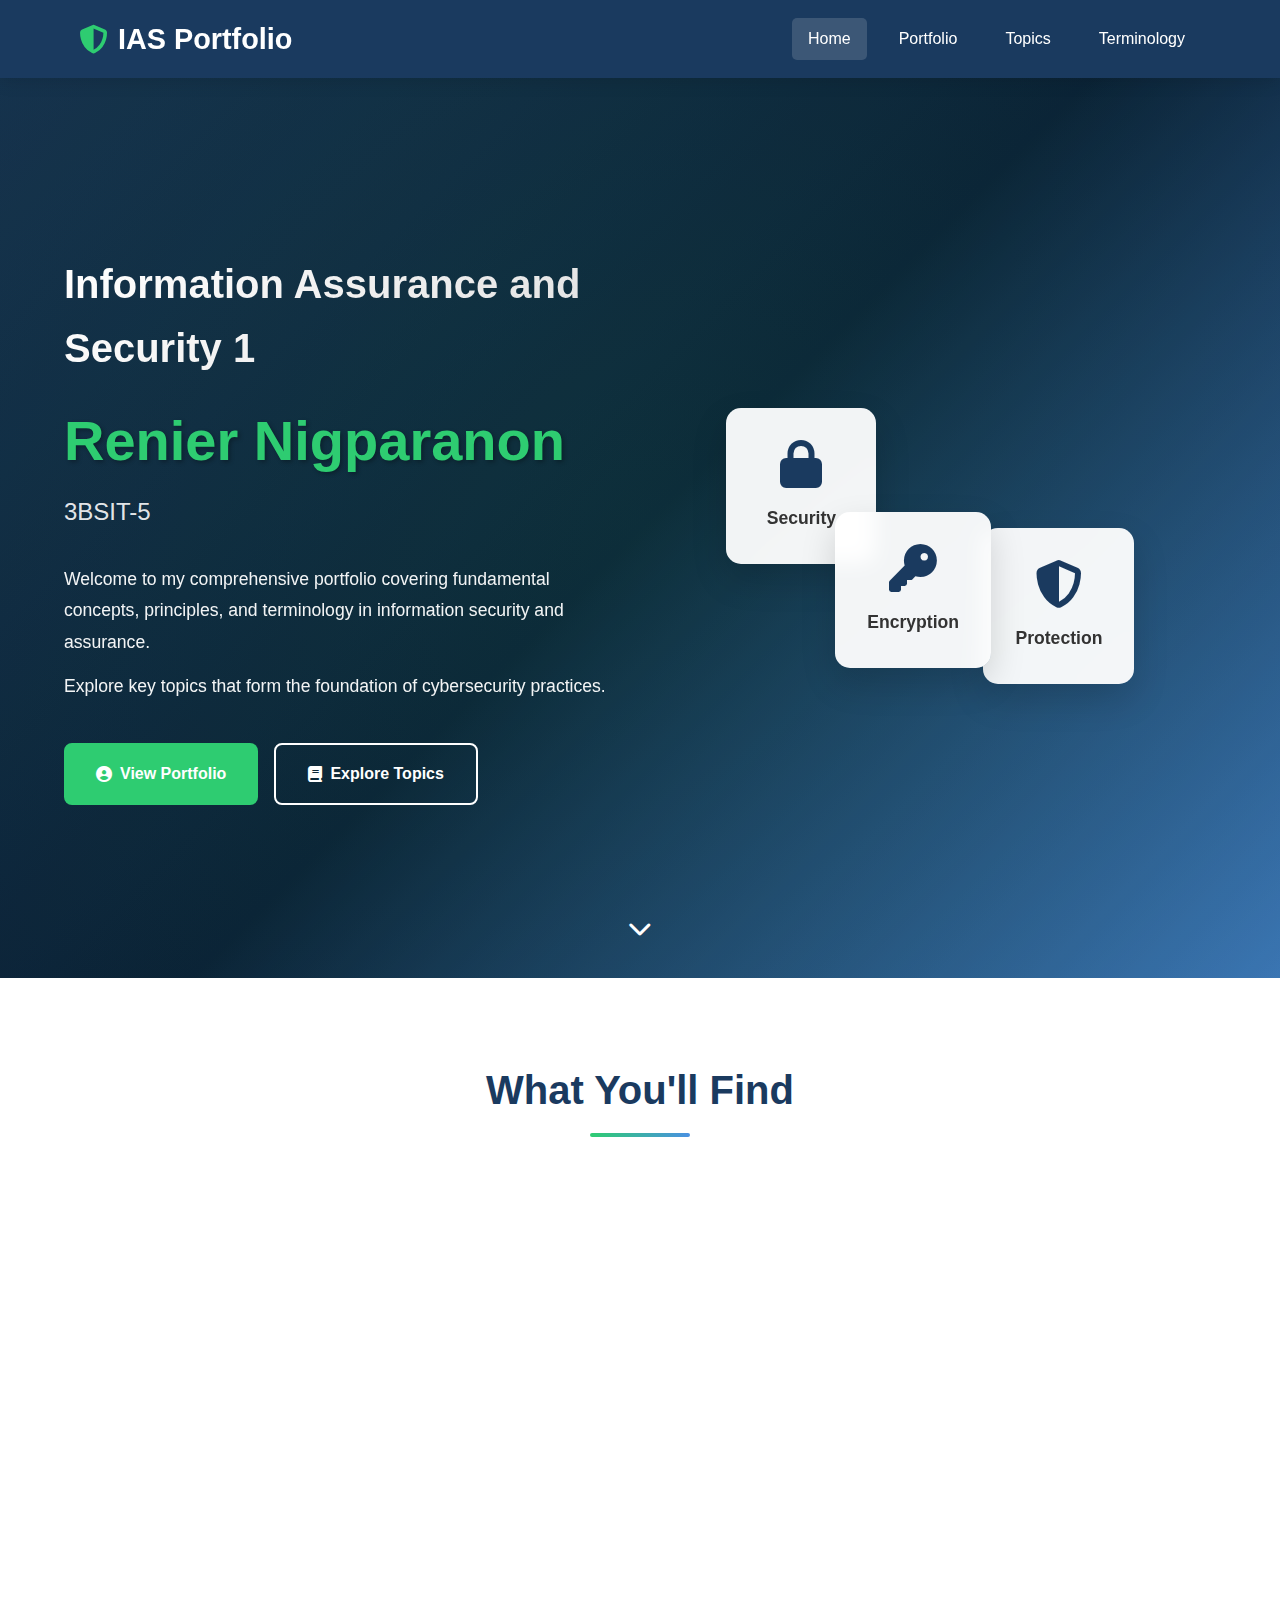
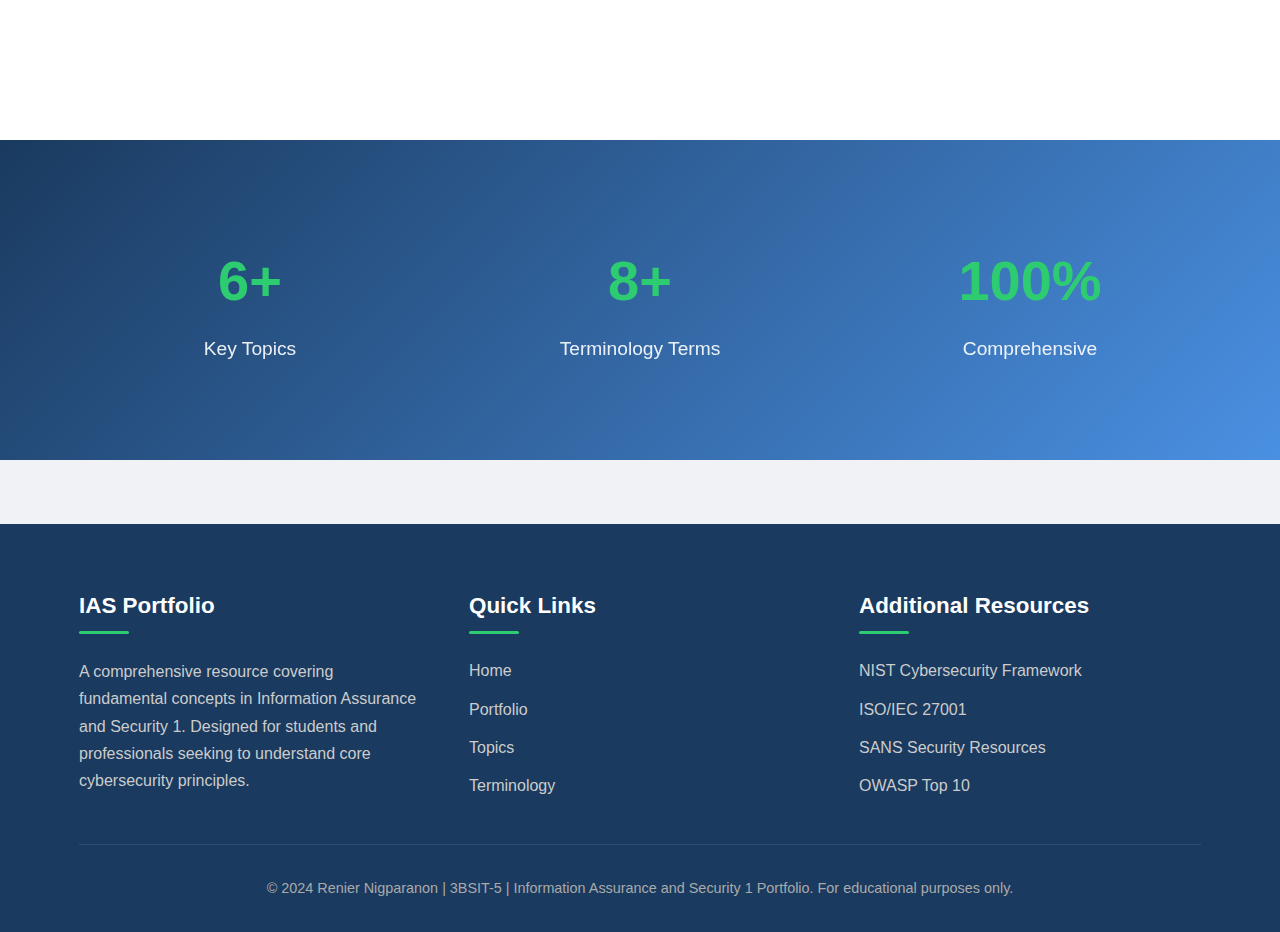
<file: index.html>
<!DOCTYPE html>
<html lang="en">
<head>
    <meta charset="UTF-8">
    <meta name="viewport" content="width=device-width, initial-scale=1.0">
    <title>Renier Nigparanon | Information Assurance and Security 1</title>
    <link rel="stylesheet" href="https://cdnjs.cloudflare.com/ajax/libs/font-awesome/6.4.0/css/all.min.css">
    <link rel="stylesheet" href="styles.css">
</head>
<body>
    <!-- Header -->
    <header>
        <div class="container header-container">
            <div class="logo">
                <i class="fas fa-shield-alt"></i>
                <span>IAS Portfolio</span>
            </div>
            <button class="mobile-menu-btn" id="mobileMenuBtn">
                <i class="fas fa-bars"></i>
            </button>
            <nav id="mainNav">
                <ul>
                    <li><a href="index.html" class="active">Home</a></li>
                    <li><a href="portfolio.html">Portfolio</a></li>
                    <li><a href="topics.html">Topics</a></li>
                    <li><a href="terminology.html">Terminology</a></li>
                </ul>
            </nav>
        </div>
    </header>

    <!-- Hero Section -->
    <section class="hero" id="home">
        <div class="hero-background">
            <div class="hero-overlay"></div>
        </div>
        <div class="container hero-content">
            <div class="hero-text">
                <h1 class="hero-title">Information Assurance and Security 1</h1>
                <h2 class="hero-name">Renier Nigparanon</h2>
                <p class="hero-section">3BSIT-5</p>
                <div class="hero-description">
                    <p>Welcome to my comprehensive portfolio covering fundamental concepts, principles, and terminology in information security and assurance.</p>
                    <p>Explore key topics that form the foundation of cybersecurity practices.</p>
                </div>
                <div class="hero-btns">
                    <a href="portfolio.html" class="btn btn-primary">
                        <i class="fas fa-user-circle"></i> View Portfolio
                    </a>
                    <a href="topics.html" class="btn btn-outline">
                        <i class="fas fa-book"></i> Explore Topics
                    </a>
                </div>
            </div>
            <div class="hero-visual">
                <div class="floating-card card-1">
                    <i class="fas fa-lock"></i>
                    <span>Security</span>
                </div>
                <div class="floating-card card-2">
                    <i class="fas fa-shield-alt"></i>
                    <span>Protection</span>
                </div>
                <div class="floating-card card-3">
                    <i class="fas fa-key"></i>
                    <span>Encryption</span>
                </div>
            </div>
        </div>
        <div class="scroll-indicator">
            <i class="fas fa-chevron-down"></i>
        </div>
    </section>

    <!-- Features Section -->
    <section class="features-section">
        <div class="container">
            <h2 class="section-title">What You'll Find</h2>
            <div class="features-grid">
                <div class="feature-card">
                    <div class="feature-icon">
                        <i class="fas fa-briefcase"></i>
                    </div>
                    <h3>Portfolio</h3>
                    <p>View my professional resume and portfolio showcasing my skills and experience in Information Assurance and Security.</p>
                    <a href="portfolio.html" class="feature-link">View Portfolio <i class="fas fa-arrow-right"></i></a>
                </div>

                <div class="feature-card">
                    <div class="feature-icon">
                        <i class="fas fa-lightbulb"></i>
                    </div>
                    <h3>Key Topics</h3>
                    <p>Explore comprehensive coverage of fundamental information security topics including CIA Triad, Authentication, Risk Management, and more.</p>
                    <a href="topics.html" class="feature-link">Explore Topics <i class="fas fa-arrow-right"></i></a>
                </div>

                <div class="feature-card">
                    <div class="feature-icon">
                        <i class="fas fa-book"></i>
                    </div>
                    <h3>Terminology</h3>
                    <p>Learn essential information security terminology with detailed definitions and explanations of key concepts.</p>
                    <a href="terminology.html" class="feature-link">View Terminology <i class="fas fa-arrow-right"></i></a>
                </div>
            </div>
        </div>
    </section>

    <!-- Quick Stats -->
    <section class="stats-section">
        <div class="container">
            <div class="stats-grid">
                <div class="stat-item">
                    <div class="stat-number">6+</div>
                    <div class="stat-label">Key Topics</div>
                </div>
                <div class="stat-item">
                    <div class="stat-number">8+</div>
                    <div class="stat-label">Terminology Terms</div>
                </div>
                <div class="stat-item">
                    <div class="stat-number">100%</div>
                    <div class="stat-label">Comprehensive</div>
                </div>
            </div>
        </div>
    </section>

    <!-- Footer -->
    <footer>
        <div class="container">
            <div class="footer-content">
                <div class="footer-column">
                    <h3>IAS Portfolio</h3>
                    <p>A comprehensive resource covering fundamental concepts in Information Assurance and Security 1. Designed for students and professionals seeking to understand core cybersecurity principles.</p>
                </div>

                <div class="footer-column">
                    <h3>Quick Links</h3>
                    <ul class="footer-links">
                        <li><a href="index.html">Home</a></li>
                        <li><a href="portfolio.html">Portfolio</a></li>
                        <li><a href="topics.html">Topics</a></li>
                        <li><a href="terminology.html">Terminology</a></li>
                    </ul>
                </div>

                <div class="footer-column">
                    <h3>Additional Resources</h3>
                    <ul class="footer-links">
                        <li><a href="https://www.nist.gov/cybersecurity" target="_blank">NIST Cybersecurity Framework</a></li>
                        <li><a href="https://www.iso.org/isoiec-27001-information-security.html" target="_blank">ISO/IEC 27001</a></li>
                        <li><a href="https://www.sans.org/security-resources/" target="_blank">SANS Security Resources</a></li>
                        <li><a href="https://owasp.org/www-project-top-ten/" target="_blank">OWASP Top 10</a></li>
                    </ul>
                </div>
            </div>

            <div class="copyright">
                <p>&copy; 2024 Renier Nigparanon | 3BSIT-5 | Information Assurance and Security 1 Portfolio. For educational purposes only.</p>
            </div>
        </div>
    </footer>

    <script src="script.js"></script>
</body>
</html>
</file>
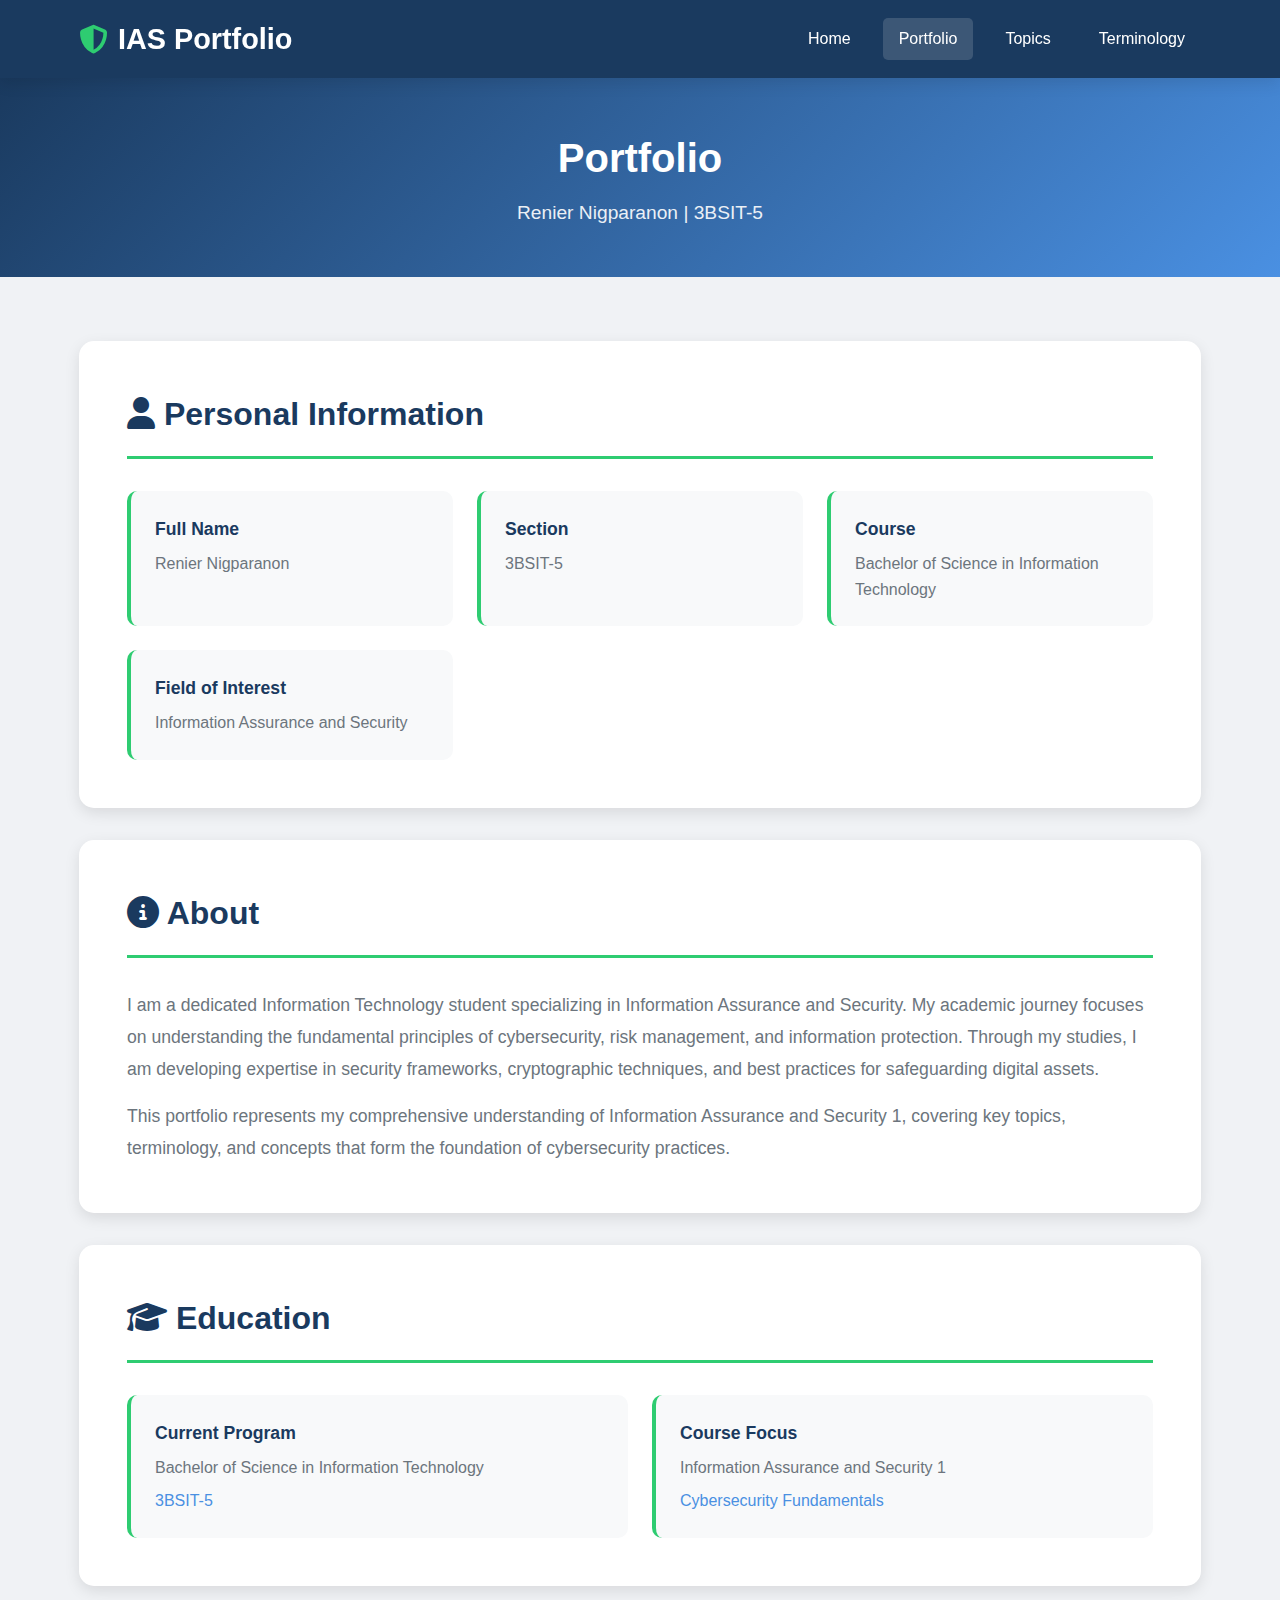
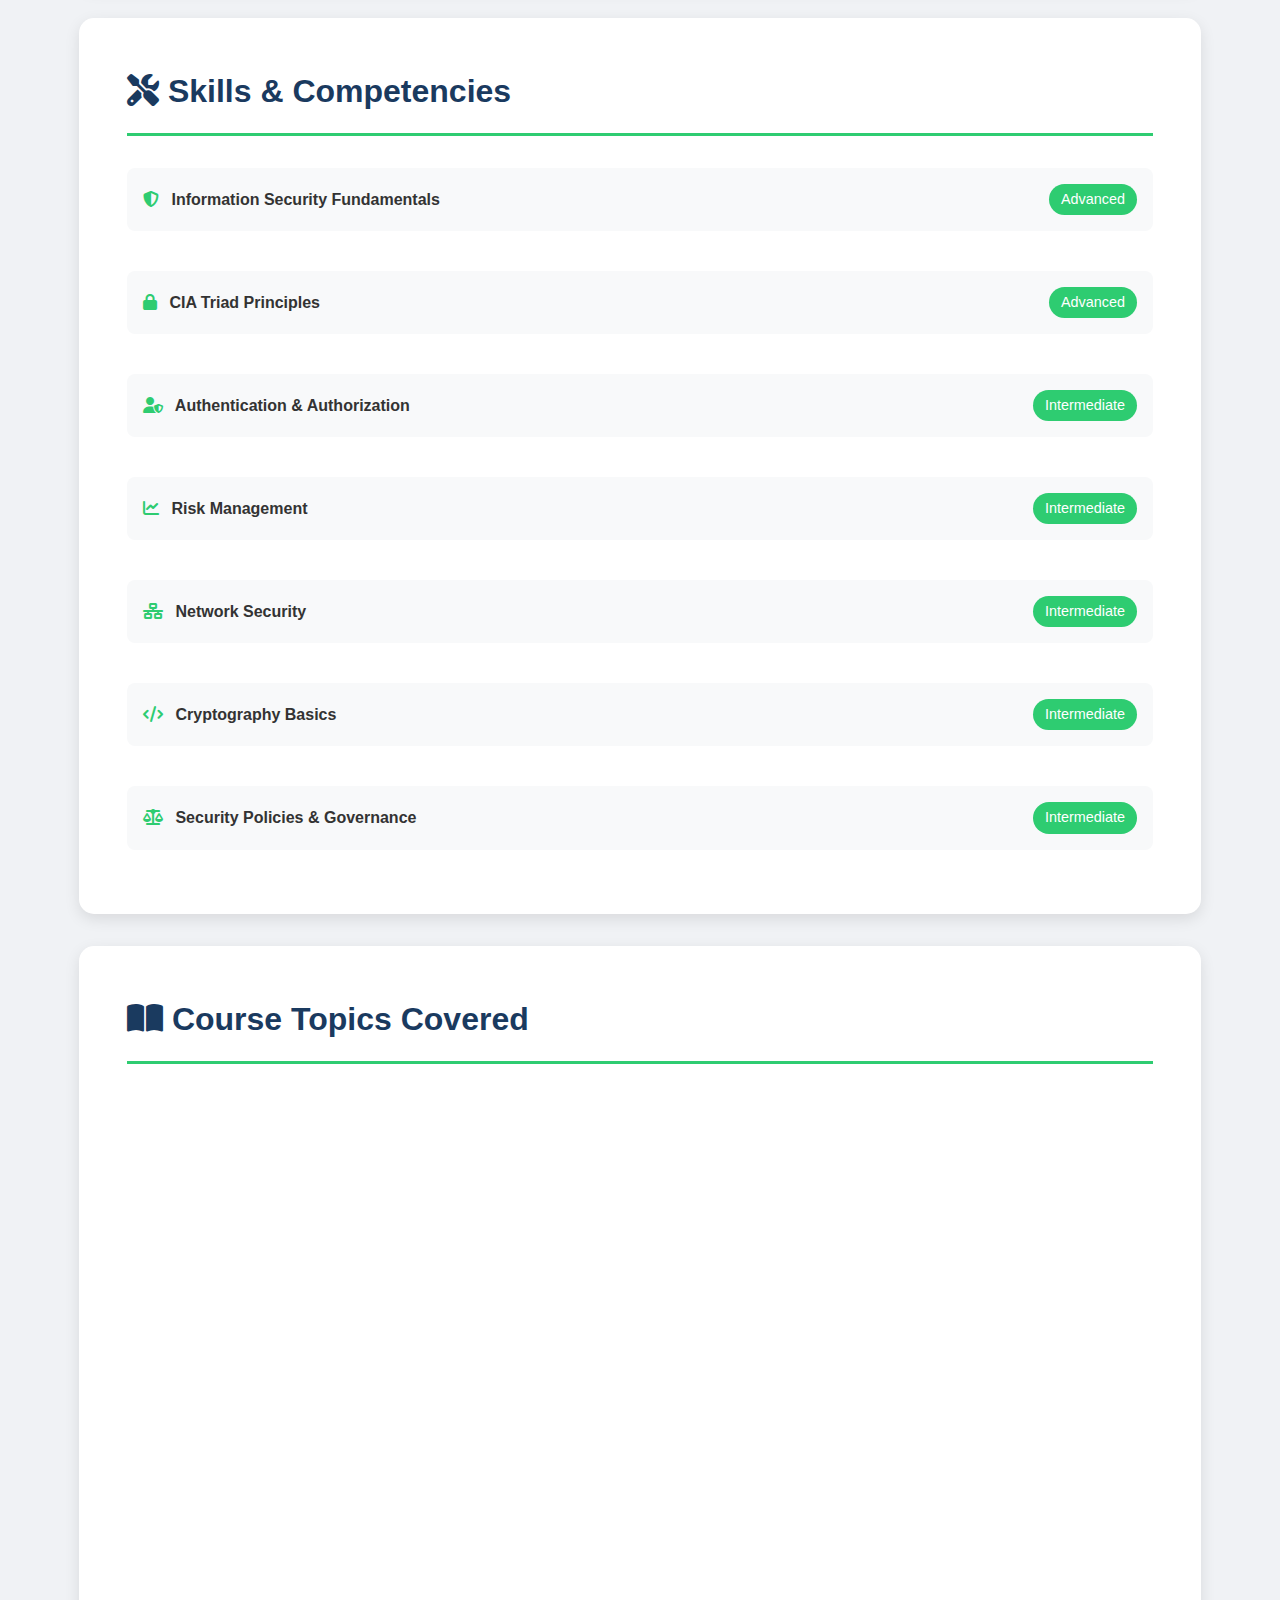
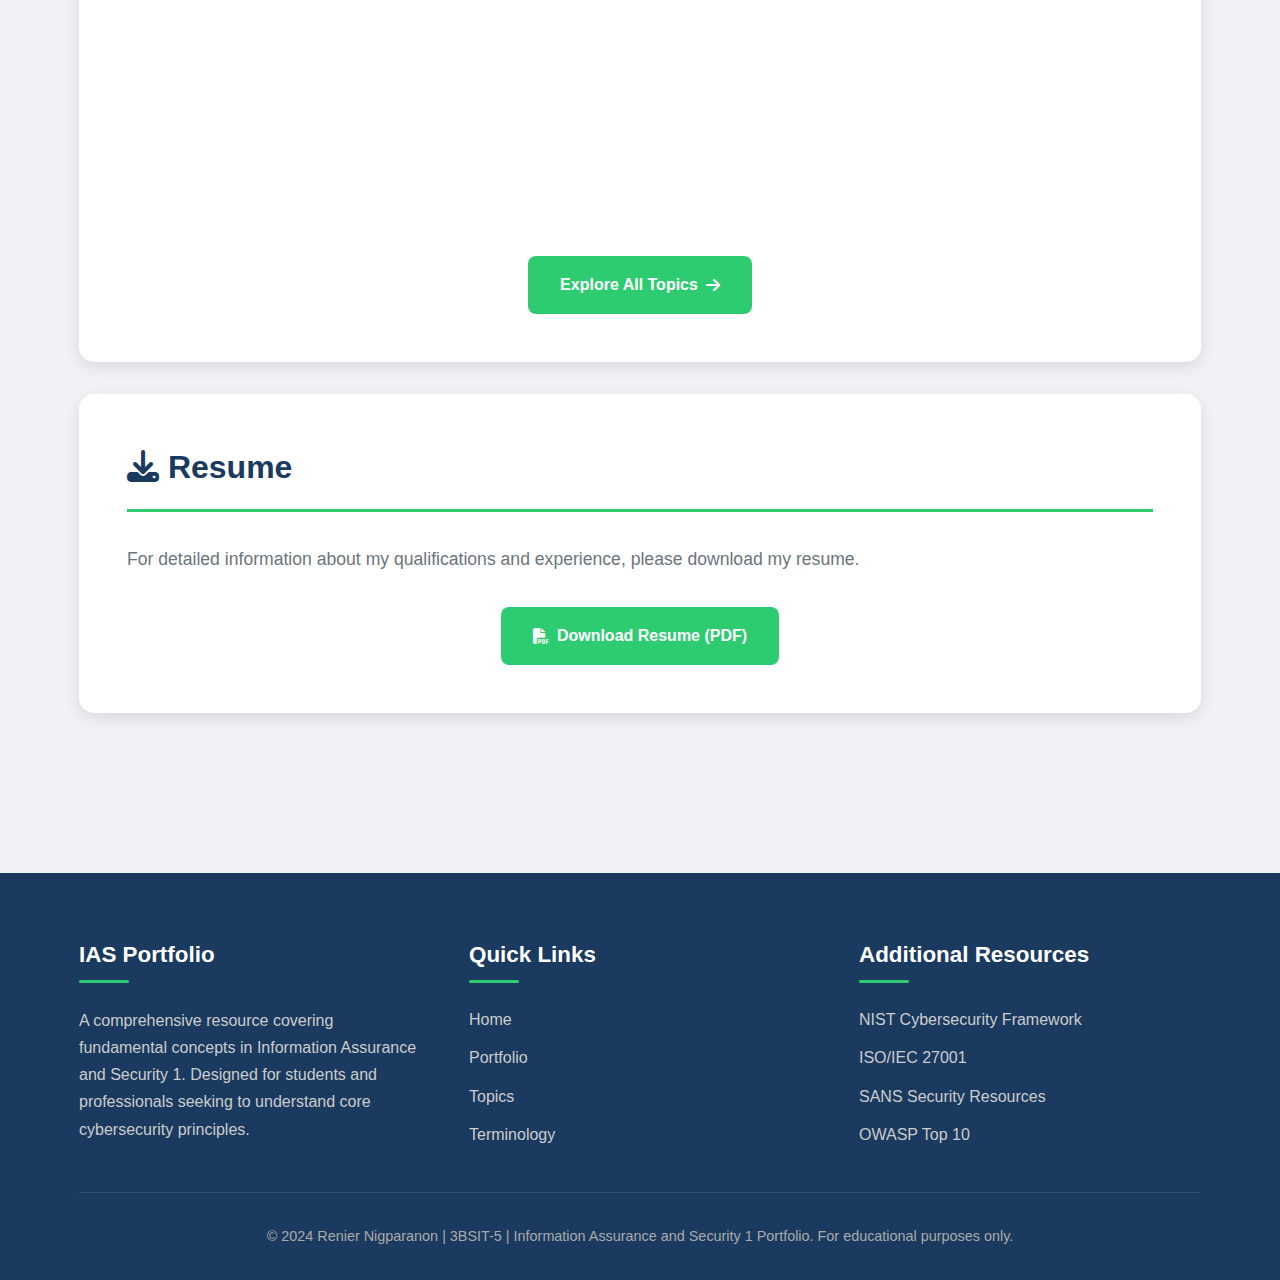
<file: portfolio.html>
<!DOCTYPE html>
<html lang="en">
<head>
    <meta charset="UTF-8">
    <meta name="viewport" content="width=device-width, initial-scale=1.0">
    <title>Portfolio | Renier Nigparanon</title>
    <link rel="stylesheet" href="https://cdnjs.cloudflare.com/ajax/libs/font-awesome/6.4.0/css/all.min.css">
    <link rel="stylesheet" href="styles.css">
</head>
<body>
    <!-- Header -->
    <header>
        <div class="container header-container">
            <div class="logo">
                <i class="fas fa-shield-alt"></i>
                <span>IAS Portfolio</span>
            </div>
            <button class="mobile-menu-btn" id="mobileMenuBtn">
                <i class="fas fa-bars"></i>
            </button>
            <nav id="mainNav">
                <ul>
                    <li><a href="index.html">Home</a></li>
                    <li><a href="portfolio.html" class="active">Portfolio</a></li>
                    <li><a href="topics.html">Topics</a></li>
                    <li><a href="terminology.html">Terminology</a></li>
                </ul>
            </nav>
        </div>
    </header>

    <!-- Portfolio Header -->
    <section class="portfolio-header">
        <div class="container">
            <h1>Portfolio</h1>
            <p>Renier Nigparanon | 3BSIT-5</p>
        </div>
    </section>

    <!-- Portfolio Content -->
    <main class="portfolio-content">
        <div class="container">
            <!-- Personal Information -->
            <section class="portfolio-section">
                <h2><i class="fas fa-user"></i> Personal Information</h2>
                <div class="info-grid">
                    <div class="info-item">
                        <h3>Full Name</h3>
                        <p>Renier Nigparanon</p>
                    </div>
                    <div class="info-item">
                        <h3>Section</h3>
                        <p>3BSIT-5</p>
                    </div>
                    <div class="info-item">
                        <h3>Course</h3>
                        <p>Bachelor of Science in Information Technology</p>
                    </div>
                    <div class="info-item">
                        <h3>Field of Interest</h3>
                        <p>Information Assurance and Security</p>
                    </div>
                </div>
            </section>

            <!-- About Section -->
            <section class="portfolio-section">
                <h2><i class="fas fa-info-circle"></i> About</h2>
                <p style="font-size: 1.1rem; line-height: 1.8; color: var(--gray-color);">
                    I am a dedicated Information Technology student specializing in Information Assurance and Security. 
                    My academic journey focuses on understanding the fundamental principles of cybersecurity, risk management, 
                    and information protection. Through my studies, I am developing expertise in security frameworks, 
                    cryptographic techniques, and best practices for safeguarding digital assets.
                </p>
                <p style="font-size: 1.1rem; line-height: 1.8; color: var(--gray-color); margin-top: 1rem;">
                    This portfolio represents my comprehensive understanding of Information Assurance and Security 1, 
                    covering key topics, terminology, and concepts that form the foundation of cybersecurity practices.
                </p>
            </section>

            <!-- Education -->
            <section class="portfolio-section">
                <h2><i class="fas fa-graduation-cap"></i> Education</h2>
                <div class="info-grid">
                    <div class="info-item">
                        <h3>Current Program</h3>
                        <p>Bachelor of Science in Information Technology</p>
                        <p style="color: var(--secondary-color); margin-top: 0.5rem;">3BSIT-5</p>
                    </div>
                    <div class="info-item">
                        <h3>Course Focus</h3>
                        <p>Information Assurance and Security 1</p>
                        <p style="color: var(--secondary-color); margin-top: 0.5rem;">Cybersecurity Fundamentals</p>
                    </div>
                </div>
            </section>

            <!-- Skills -->
            <section class="portfolio-section">
                <h2><i class="fas fa-tools"></i> Skills & Competencies</h2>
                <div style="display: grid; gap: 1.5rem;">
                    <div class="skill-item">
                        <div class="skill-name">
                            <i class="fas fa-shield-alt" style="color: var(--accent-color); margin-right: 8px;"></i>
                            Information Security Fundamentals
                        </div>
                        <span class="skill-level">Advanced</span>
                    </div>
                    <div class="skill-item">
                        <div class="skill-name">
                            <i class="fas fa-lock" style="color: var(--accent-color); margin-right: 8px;"></i>
                            CIA Triad Principles
                        </div>
                        <span class="skill-level">Advanced</span>
                    </div>
                    <div class="skill-item">
                        <div class="skill-name">
                            <i class="fas fa-user-shield" style="color: var(--accent-color); margin-right: 8px;"></i>
                            Authentication & Authorization
                        </div>
                        <span class="skill-level">Intermediate</span>
                    </div>
                    <div class="skill-item">
                        <div class="skill-name">
                            <i class="fas fa-chart-line" style="color: var(--accent-color); margin-right: 8px;"></i>
                            Risk Management
                        </div>
                        <span class="skill-level">Intermediate</span>
                    </div>
                    <div class="skill-item">
                        <div class="skill-name">
                            <i class="fas fa-network-wired" style="color: var(--accent-color); margin-right: 8px;"></i>
                            Network Security
                        </div>
                        <span class="skill-level">Intermediate</span>
                    </div>
                    <div class="skill-item">
                        <div class="skill-name">
                            <i class="fas fa-code" style="color: var(--accent-color); margin-right: 8px;"></i>
                            Cryptography Basics
                        </div>
                        <span class="skill-level">Intermediate</span>
                    </div>
                    <div class="skill-item">
                        <div class="skill-name">
                            <i class="fas fa-balance-scale" style="color: var(--accent-color); margin-right: 8px;"></i>
                            Security Policies & Governance
                        </div>
                        <span class="skill-level">Intermediate</span>
                    </div>
                </div>
            </section>

            <!-- Course Topics Covered -->
            <section class="portfolio-section">
                <h2><i class="fas fa-book-open"></i> Course Topics Covered</h2>
                <div class="topics-grid">
                    <div class="topic-card">
                        <div class="topic-icon">
                            <i class="fas fa-lock"></i>
                        </div>
                        <div class="topic-content">
                            <h3>CIA Triad</h3>
                            <p>Confidentiality, Integrity, and Availability</p>
                        </div>
                    </div>

                    <div class="topic-card">
                        <div class="topic-icon">
                            <i class="fas fa-user-shield"></i>
                        </div>
                        <div class="topic-content">
                            <h3>Authentication & Authorization</h3>
                            <p>Access Control and Identity Management</p>
                        </div>
                    </div>

                    <div class="topic-card">
                        <div class="topic-icon">
                            <i class="fas fa-file-shield"></i>
                        </div>
                        <div class="topic-content">
                            <h3>Risk Management</h3>
                            <p>Risk Assessment and Security Planning</p>
                        </div>
                    </div>

                    <div class="topic-card">
                        <div class="topic-icon">
                            <i class="fas fa-network-wired"></i>
                        </div>
                        <div class="topic-content">
                            <h3>Network Security</h3>
                            <p>Network Defense and Infrastructure</p>
                        </div>
                    </div>

                    <div class="topic-card">
                        <div class="topic-icon">
                            <i class="fas fa-code"></i>
                        </div>
                        <div class="topic-content">
                            <h3>Cryptography</h3>
                            <p>Encryption and Secure Communication</p>
                        </div>
                    </div>

                    <div class="topic-card">
                        <div class="topic-icon">
                            <i class="fas fa-balance-scale"></i>
                        </div>
                        <div class="topic-content">
                            <h3>Security Policies</h3>
                            <p>Governance and Compliance</p>
                        </div>
                    </div>
                </div>
                <div style="text-align: center; margin-top: 2rem;">
                    <a href="topics.html" class="btn btn-primary">Explore All Topics <i class="fas fa-arrow-right"></i></a>
                </div>
            </section>

            <!-- Contact/Resume Download -->
            <section class="portfolio-section">
                <h2><i class="fas fa-download"></i> Resume</h2>
                <p style="font-size: 1.1rem; line-height: 1.8; color: var(--gray-color); margin-bottom: 2rem;">
                    For detailed information about my qualifications and experience, please download my resume.
                </p>
                <div style="text-align: center;">
                    <a href="Renier_CV.pdf" target="_blank" class="btn btn-primary">
                        <i class="fas fa-file-pdf"></i> Download Resume (PDF)
                    </a>
                </div>
            </section>
        </div>
    </main>

    <!-- Footer -->
    <footer>
        <div class="container">
            <div class="footer-content">
                <div class="footer-column">
                    <h3>IAS Portfolio</h3>
                    <p>A comprehensive resource covering fundamental concepts in Information Assurance and Security 1. Designed for students and professionals seeking to understand core cybersecurity principles.</p>
                </div>

                <div class="footer-column">
                    <h3>Quick Links</h3>
                    <ul class="footer-links">
                        <li><a href="index.html">Home</a></li>
                        <li><a href="portfolio.html">Portfolio</a></li>
                        <li><a href="topics.html">Topics</a></li>
                        <li><a href="terminology.html">Terminology</a></li>
                    </ul>
                </div>

                <div class="footer-column">
                    <h3>Additional Resources</h3>
                    <ul class="footer-links">
                        <li><a href="https://www.nist.gov/cybersecurity" target="_blank">NIST Cybersecurity Framework</a></li>
                        <li><a href="https://www.iso.org/isoiec-27001-information-security.html" target="_blank">ISO/IEC 27001</a></li>
                        <li><a href="https://www.sans.org/security-resources/" target="_blank">SANS Security Resources</a></li>
                        <li><a href="https://owasp.org/www-project-top-ten/" target="_blank">OWASP Top 10</a></li>
                    </ul>
                </div>
            </div>

            <div class="copyright">
                <p>&copy; 2024 Renier Nigparanon | 3BSIT-5 | Information Assurance and Security 1 Portfolio. For educational purposes only.</p>
            </div>
        </div>
    </footer>

    <script src="script.js"></script>
</body>
</html>
</file>
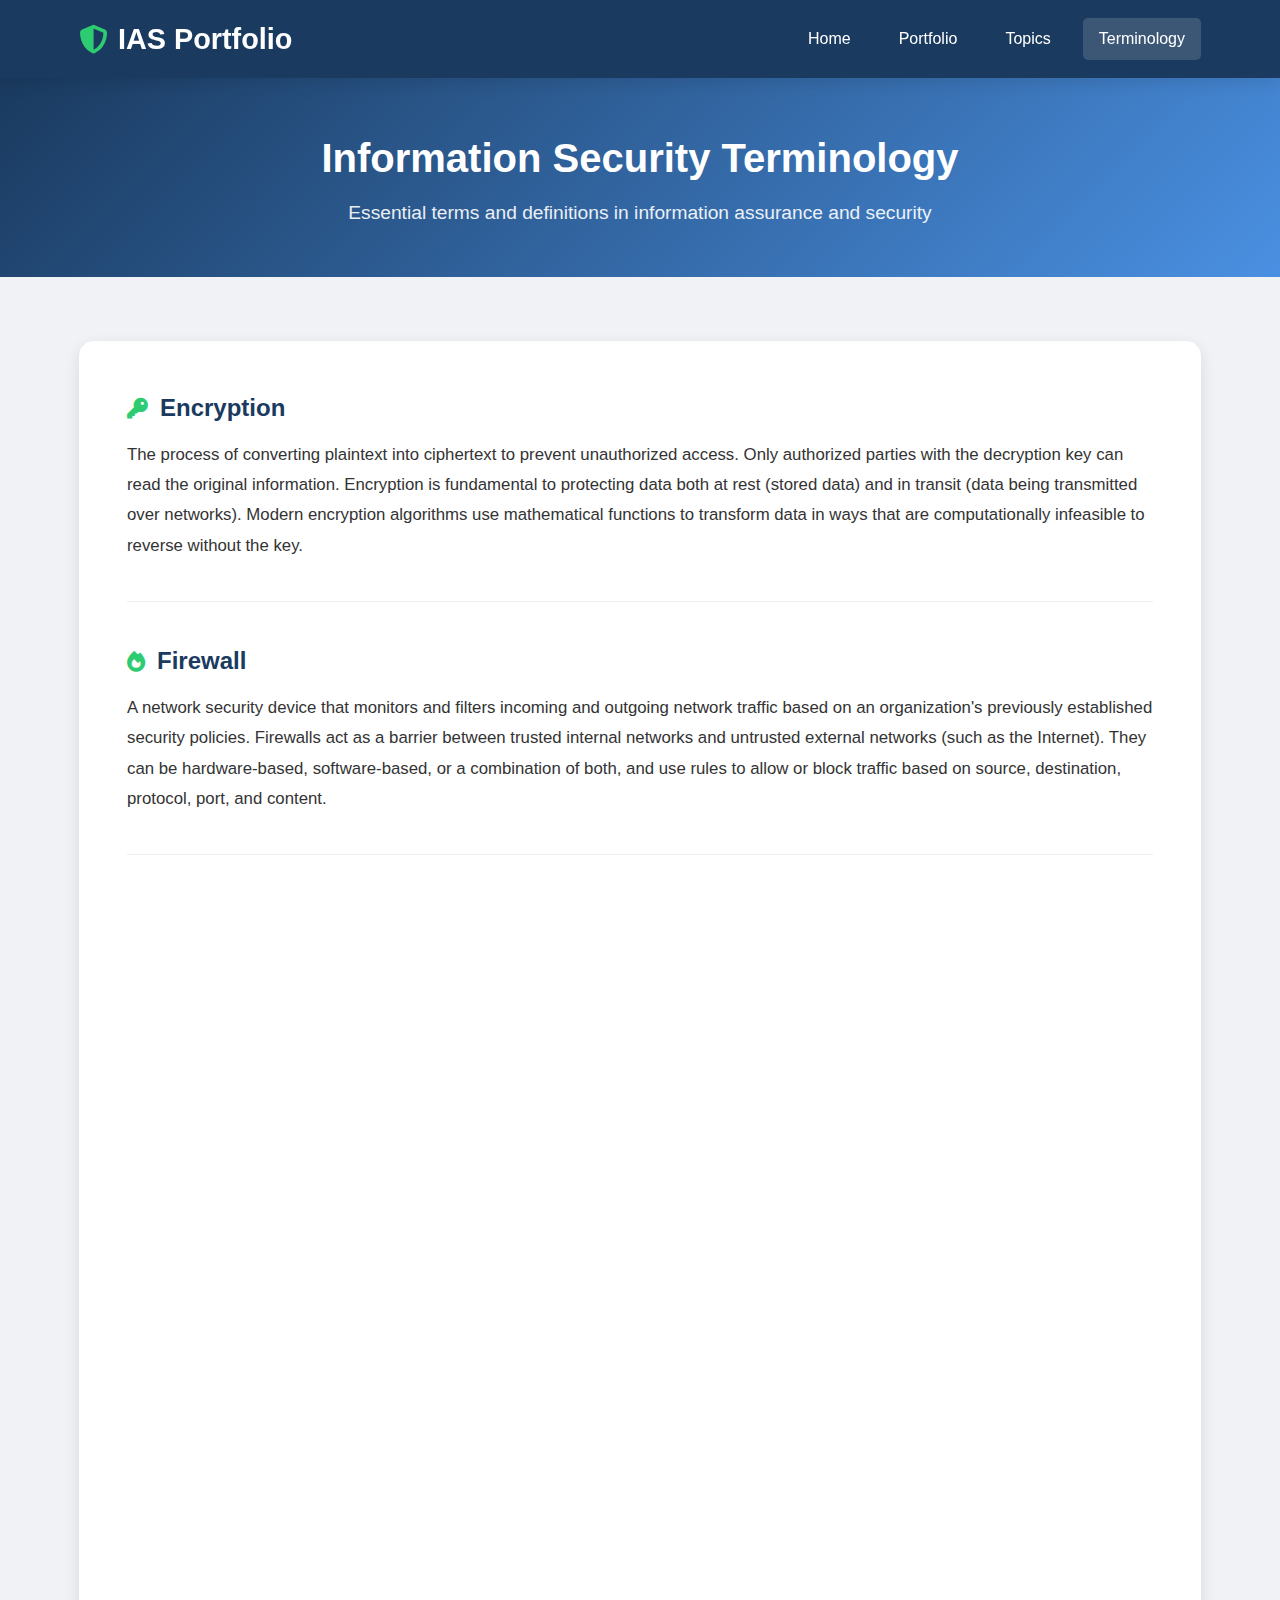
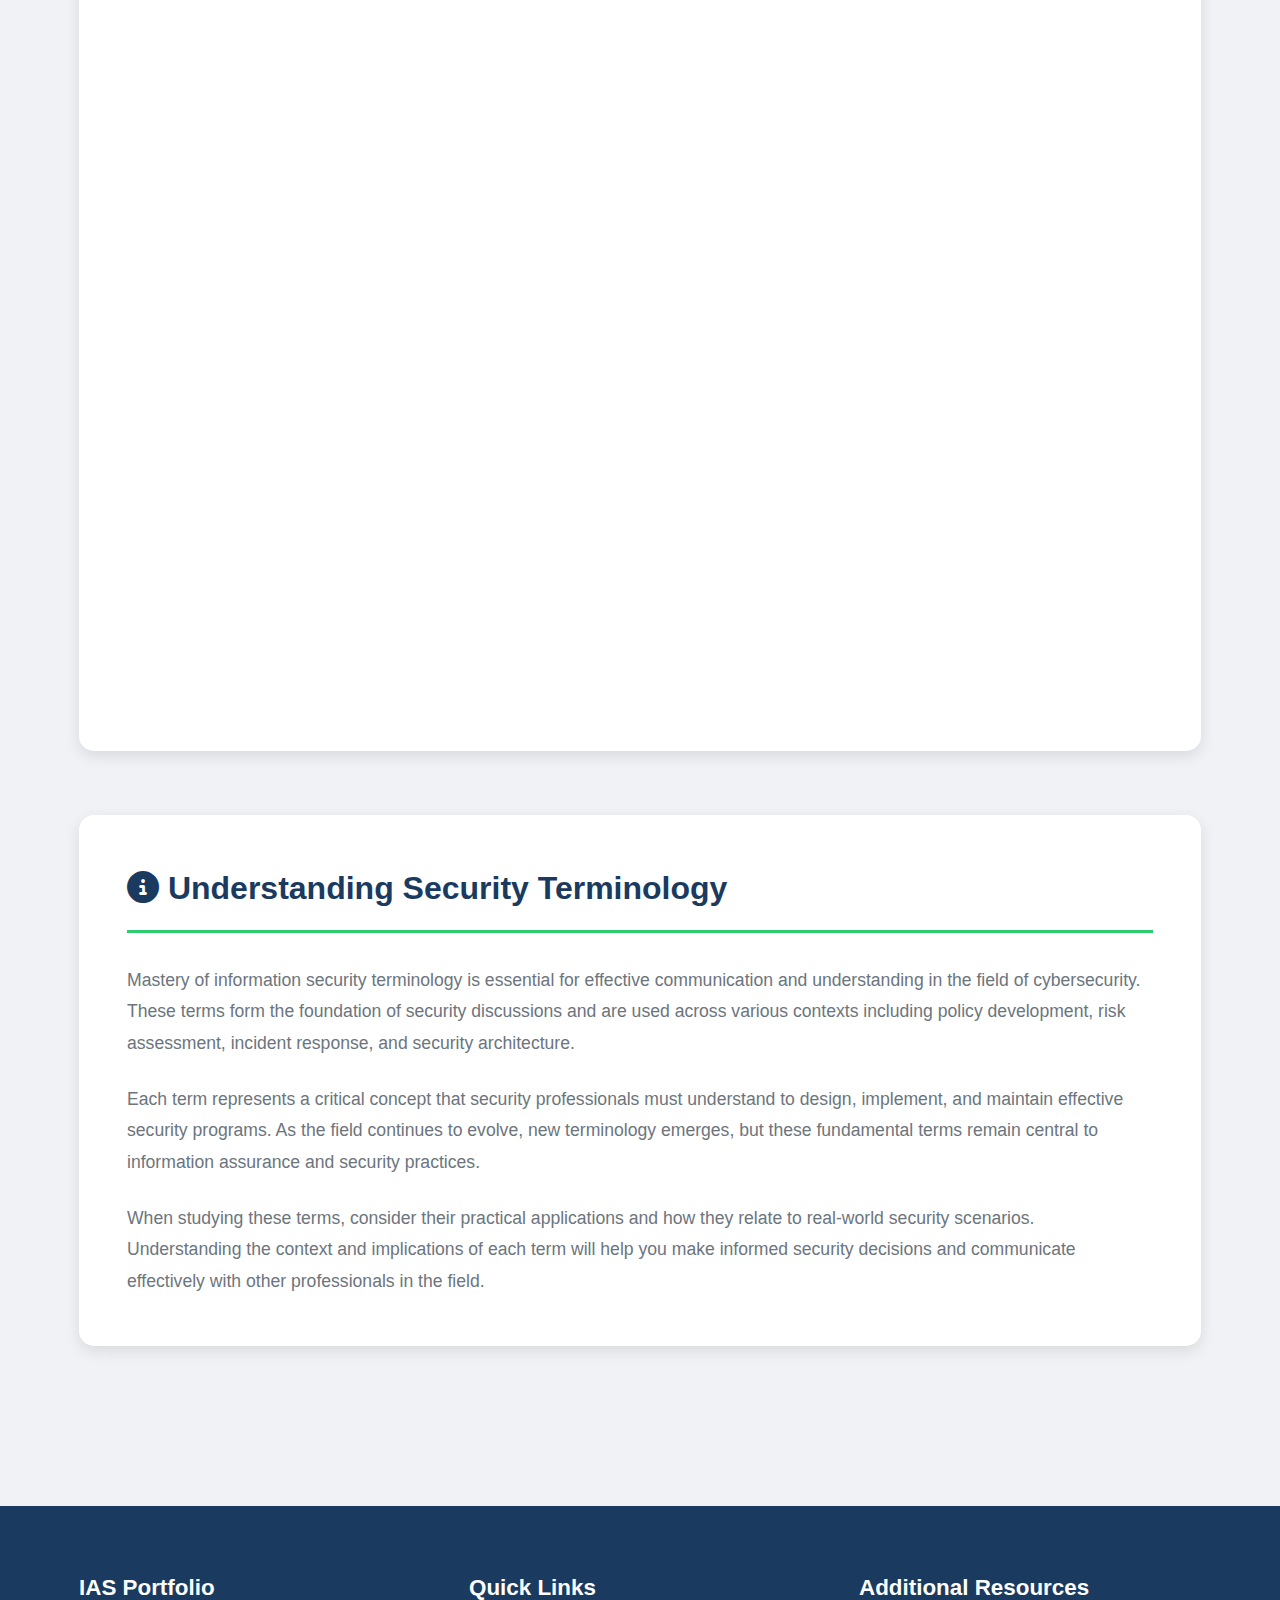
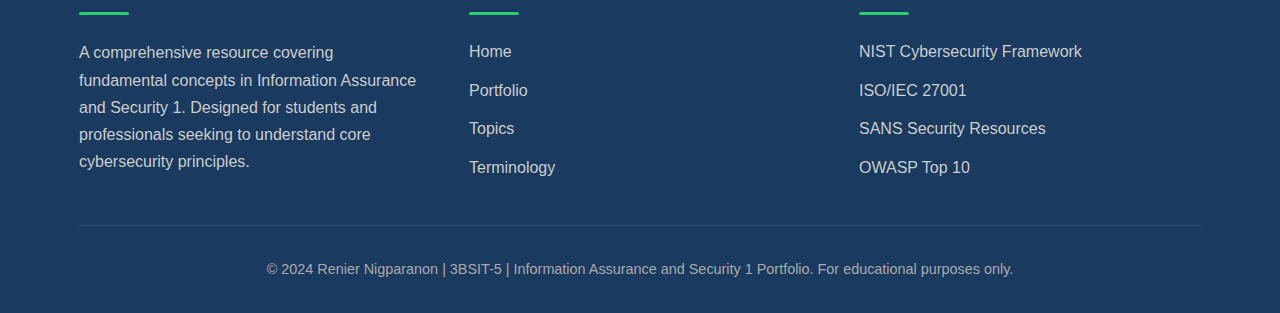
<file: terminology.html>
<!DOCTYPE html>
<html lang="en">
<head>
    <meta charset="UTF-8">
    <meta name="viewport" content="width=device-width, initial-scale=1.0">
    <title>Terminology | Information Assurance and Security 1</title>
    <link rel="stylesheet" href="https://cdnjs.cloudflare.com/ajax/libs/font-awesome/6.4.0/css/all.min.css">
    <link rel="stylesheet" href="styles.css">
</head>
<body>
    <!-- Header -->
    <header>
        <div class="container header-container">
            <div class="logo">
                <i class="fas fa-shield-alt"></i>
                <span>IAS Portfolio</span>
            </div>
            <button class="mobile-menu-btn" id="mobileMenuBtn">
                <i class="fas fa-bars"></i>
            </button>
            <nav id="mainNav">
                <ul>
                    <li><a href="index.html">Home</a></li>
                    <li><a href="portfolio.html">Portfolio</a></li>
                    <li><a href="topics.html">Topics</a></li>
                    <li><a href="terminology.html" class="active">Terminology</a></li>
                </ul>
            </nav>
        </div>
    </header>

    <!-- Page Header -->
    <section class="portfolio-header">
        <div class="container">
            <h1>Information Security Terminology</h1>
            <p>Essential terms and definitions in information assurance and security</p>
        </div>
    </section>

    <!-- Main Content -->
    <main class="main-content">
        <div class="container">
            <section id="terminology">
                <div class="terminology-section">
                    <div class="term-item">
                        <h3><i class="fas fa-key"></i> Encryption</h3>
                        <p class="term-definition">
                            The process of converting plaintext into ciphertext to prevent unauthorized access. Only authorized parties 
                            with the decryption key can read the original information. Encryption is fundamental to protecting data both 
                            at rest (stored data) and in transit (data being transmitted over networks). Modern encryption algorithms use 
                            mathematical functions to transform data in ways that are computationally infeasible to reverse without the key.
                        </p>
                    </div>

                    <div class="term-item">
                        <h3><i class="fas fa-fire"></i> Firewall</h3>
                        <p class="term-definition">
                            A network security device that monitors and filters incoming and outgoing network traffic based on an 
                            organization's previously established security policies. Firewalls act as a barrier between trusted internal 
                            networks and untrusted external networks (such as the Internet). They can be hardware-based, software-based, 
                            or a combination of both, and use rules to allow or block traffic based on source, destination, protocol, 
                            port, and content.
                        </p>
                    </div>

                    <div class="term-item">
                        <h3><i class="fas fa-virus"></i> Malware</h3>
                        <p class="term-definition">
                            Malicious software designed to harm, exploit, or otherwise compromise computer systems. Includes viruses, 
                            worms, trojans, ransomware, and spyware. Malware can be delivered through various vectors including email 
                            attachments, malicious websites, infected software, or removable media. It may steal sensitive information, 
                            damage systems, disrupt operations, or provide unauthorized access to attackers.
                        </p>
                    </div>

                    <div class="term-item">
                        <h3><i class="fas fa-user-secret"></i> Social Engineering</h3>
                        <p class="term-definition">
                            Psychological manipulation of people into performing actions or divulging confidential information. Common 
                            techniques include phishing, pretexting, and baiting. Unlike technical attacks that exploit software 
                            vulnerabilities, social engineering exploits human psychology and trust. Attackers often impersonate trusted 
                            individuals or organizations to trick victims into revealing passwords, transferring funds, or installing 
                            malicious software.
                        </p>
                    </div>

                    <div class="term-item">
                        <h3><i class="fas fa-shield-check"></i> Multi-factor Authentication (MFA)</h3>
                        <p class="term-definition">
                            An authentication method that requires the user to provide two or more verification factors to gain access 
                            to a resource such as an application or online account. Factors typically fall into three categories: 
                            something you know (password), something you have (security token or smartphone), and something you are 
                            (biometric data like fingerprints). MFA significantly enhances security by adding layers of protection 
                            beyond just passwords.
                        </p>
                    </div>

                    <div class="term-item">
                        <h3><i class="fas fa-history"></i> Non-repudiation</h3>
                        <p class="term-definition">
                            The assurance that someone cannot deny the validity of something. In digital security, it provides proof 
                            of the origin and integrity of data. Non-repudiation ensures that a party cannot later deny having sent a 
                            message or performed an action. This is typically achieved through digital signatures, which use cryptographic 
                            techniques to bind a message to its sender and provide evidence that the message hasn't been altered.
                        </p>
                    </div>

                    <div class="term-item">
                        <h3><i class="fas fa-user-lock"></i> Least Privilege</h3>
                        <p class="term-definition">
                            A security principle where users are granted the minimum levels of access – or permissions – needed to 
                            perform their job functions. This principle limits the potential damage that can result from accidents, 
                            errors, or malicious actions. By restricting access rights, organizations can reduce the attack surface 
                            and prevent users from accessing sensitive data or performing unauthorized actions beyond their role 
                            requirements.
                        </p>
                    </div>

                    <div class="term-item">
                        <h3><i class="fas fa-exclamation-triangle"></i> Zero-day Vulnerability</h3>
                        <p class="term-definition">
                            A software vulnerability that is unknown to the vendor or for which no patch is available. Attackers can 
                            exploit zero-day vulnerabilities before developers can fix them, making them particularly dangerous. The 
                            term "zero-day" refers to the fact that developers have had zero days to address the vulnerability. These 
                            vulnerabilities are highly valued by attackers and can cause significant damage before they are discovered 
                            and patched.
                        </p>
                    </div>
                </div>
            </section>

            <!-- Additional Information Section -->
            <section class="portfolio-section" style="margin-top: 4rem;">
                <h2><i class="fas fa-info-circle"></i> Understanding Security Terminology</h2>
                <div style="font-size: 1.1rem; line-height: 1.8; color: var(--gray-color);">
                    <p style="margin-bottom: 1.5rem;">
                        Mastery of information security terminology is essential for effective communication and understanding in the 
                        field of cybersecurity. These terms form the foundation of security discussions and are used across various 
                        contexts including policy development, risk assessment, incident response, and security architecture.
                    </p>
                    <p style="margin-bottom: 1.5rem;">
                        Each term represents a critical concept that security professionals must understand to design, implement, and 
                        maintain effective security programs. As the field continues to evolve, new terminology emerges, but these 
                        fundamental terms remain central to information assurance and security practices.
                    </p>
                    <p>
                        When studying these terms, consider their practical applications and how they relate to real-world security 
                        scenarios. Understanding the context and implications of each term will help you make informed security 
                        decisions and communicate effectively with other professionals in the field.
                    </p>
                </div>
            </section>
        </div>
    </main>

    <!-- Footer -->
    <footer>
        <div class="container">
            <div class="footer-content">
                <div class="footer-column">
                    <h3>IAS Portfolio</h3>
                    <p>A comprehensive resource covering fundamental concepts in Information Assurance and Security 1. Designed for students and professionals seeking to understand core cybersecurity principles.</p>
                </div>

                <div class="footer-column">
                    <h3>Quick Links</h3>
                    <ul class="footer-links">
                        <li><a href="index.html">Home</a></li>
                        <li><a href="portfolio.html">Portfolio</a></li>
                        <li><a href="topics.html">Topics</a></li>
                        <li><a href="terminology.html">Terminology</a></li>
                    </ul>
                </div>

                <div class="footer-column">
                    <h3>Additional Resources</h3>
                    <ul class="footer-links">
                        <li><a href="https://www.nist.gov/cybersecurity" target="_blank">NIST Cybersecurity Framework</a></li>
                        <li><a href="https://www.iso.org/isoiec-27001-information-security.html" target="_blank">ISO/IEC 27001</a></li>
                        <li><a href="https://www.sans.org/security-resources/" target="_blank">SANS Security Resources</a></li>
                        <li><a href="https://owasp.org/www-project-top-ten/" target="_blank">OWASP Top 10</a></li>
                    </ul>
                </div>
            </div>

            <div class="copyright">
                <p>&copy; 2024 Renier Nigparanon | 3BSIT-5 | Information Assurance and Security 1 Portfolio. For educational purposes only.</p>
            </div>
        </div>
    </footer>

    <script src="script.js"></script>
</body>
</html>
</file>
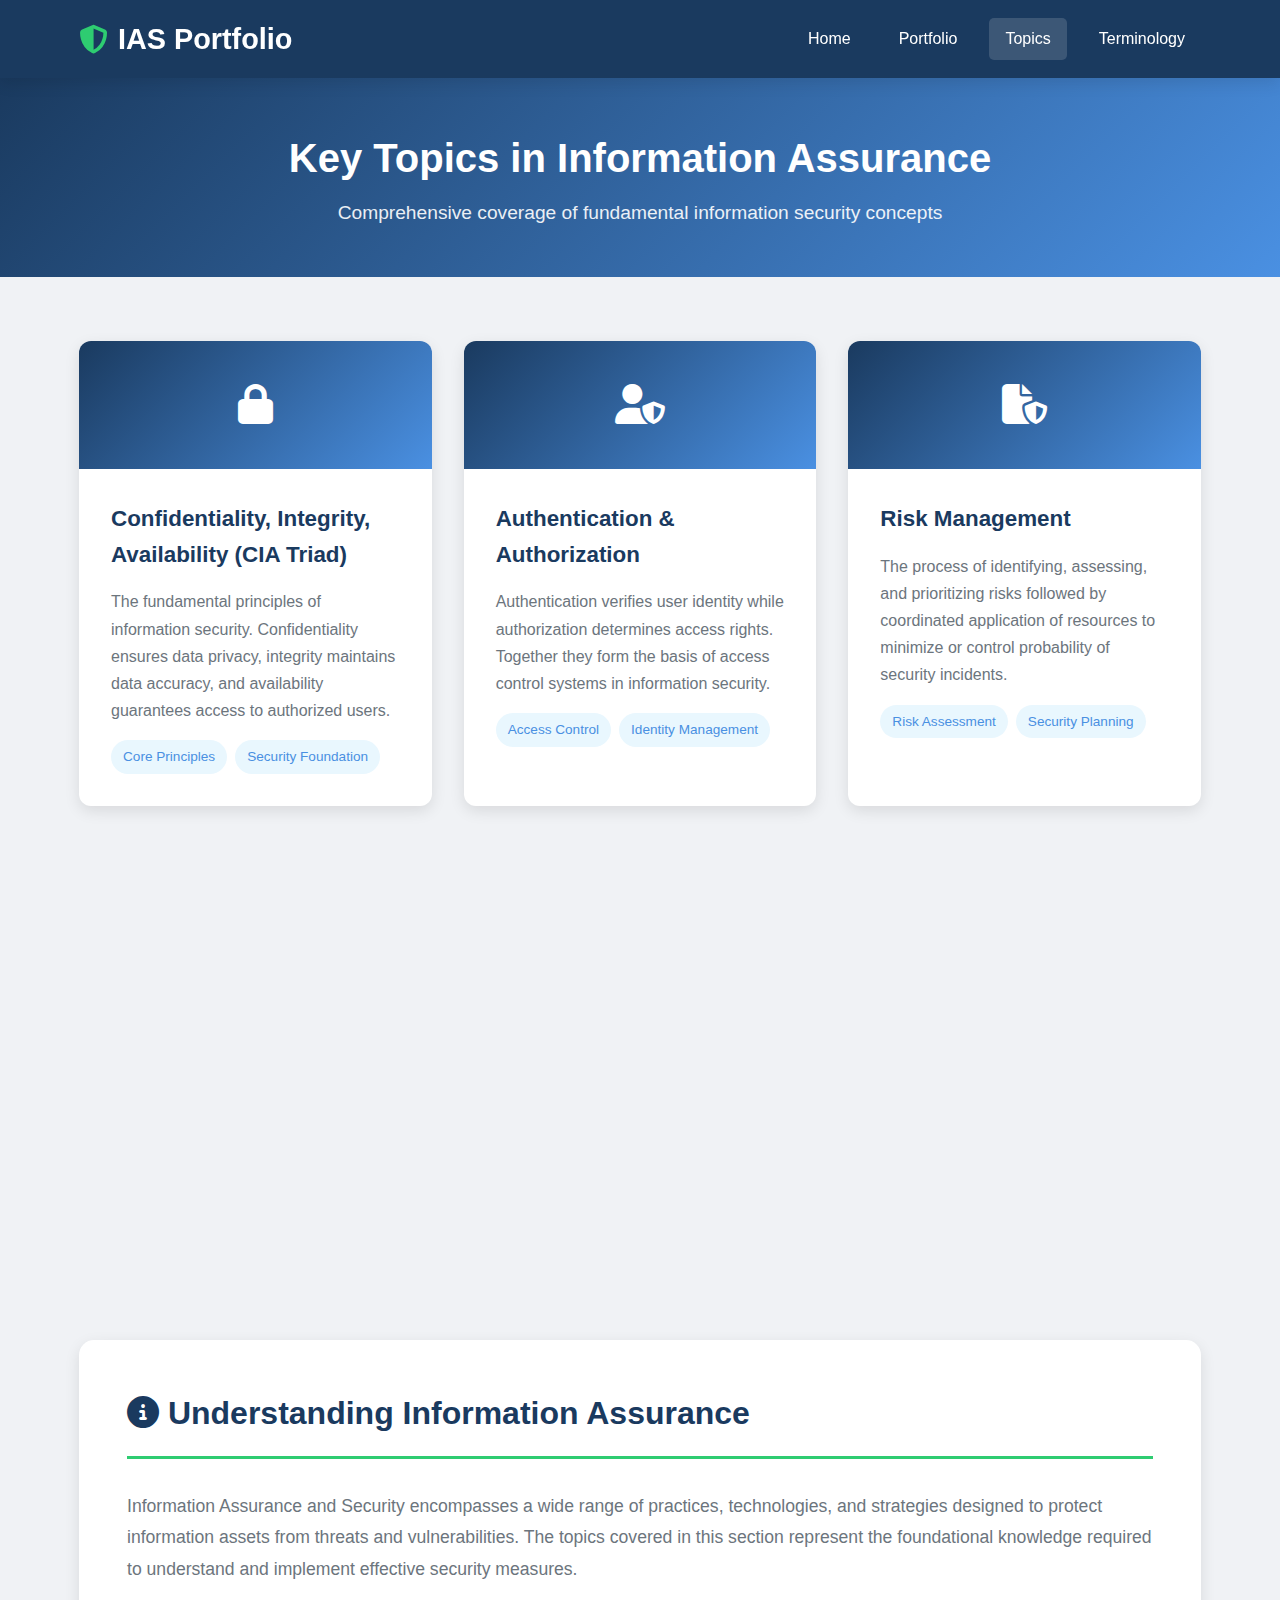
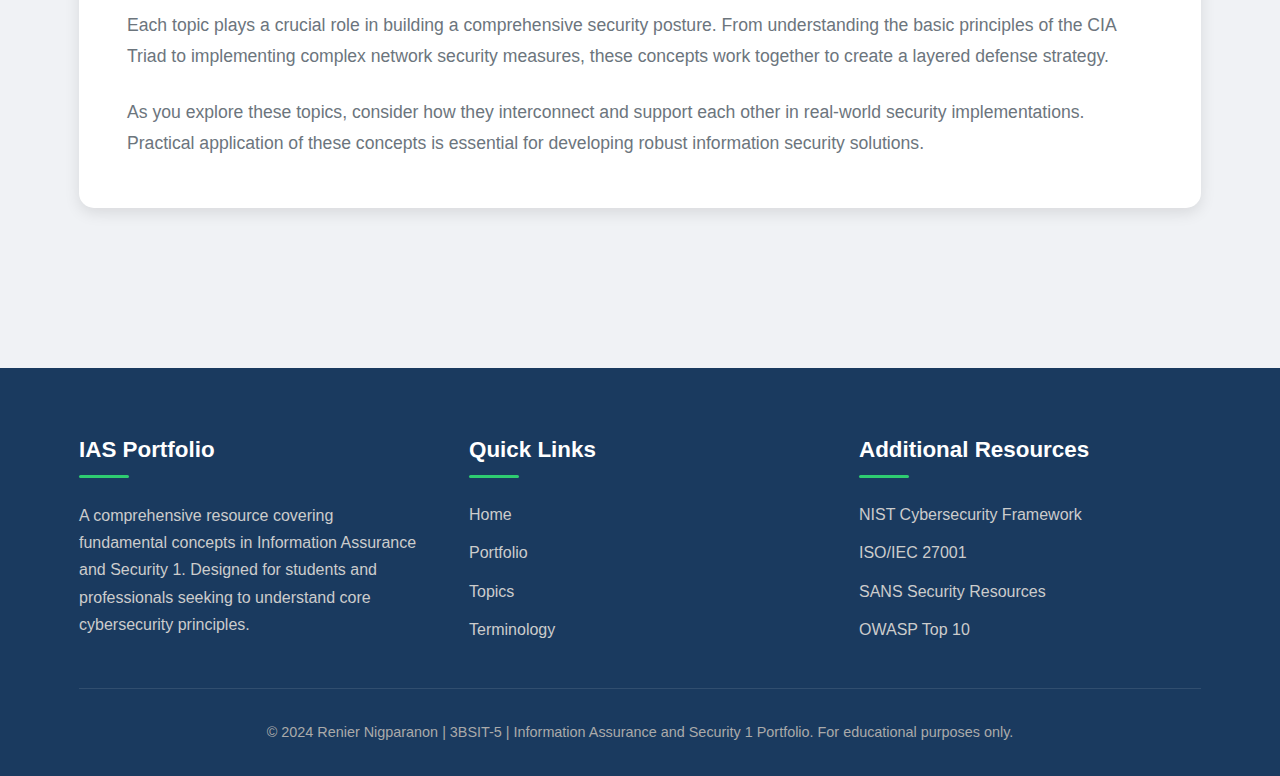
<file: topics.html>
<!DOCTYPE html>
<html lang="en">
<head>
    <meta charset="UTF-8">
    <meta name="viewport" content="width=device-width, initial-scale=1.0">
    <title>Topics | Information Assurance and Security 1</title>
    <link rel="stylesheet" href="https://cdnjs.cloudflare.com/ajax/libs/font-awesome/6.4.0/css/all.min.css">
    <link rel="stylesheet" href="styles.css">
</head>
<body>
    <!-- Header -->
    <header>
        <div class="container header-container">
            <div class="logo">
                <i class="fas fa-shield-alt"></i>
                <span>IAS Portfolio</span>
            </div>
            <button class="mobile-menu-btn" id="mobileMenuBtn">
                <i class="fas fa-bars"></i>
            </button>
            <nav id="mainNav">
                <ul>
                    <li><a href="index.html">Home</a></li>
                    <li><a href="portfolio.html">Portfolio</a></li>
                    <li><a href="topics.html" class="active">Topics</a></li>
                    <li><a href="terminology.html">Terminology</a></li>
                </ul>
            </nav>
        </div>
    </header>

    <!-- Page Header -->
    <section class="portfolio-header">
        <div class="container">
            <h1>Key Topics in Information Assurance</h1>
            <p>Comprehensive coverage of fundamental information security concepts</p>
        </div>
    </section>

    <!-- Main Content -->
    <main class="main-content">
        <div class="container">
            <section id="topics">
                <div class="topics-grid">
                    <div class="topic-card">
                        <div class="topic-icon">
                            <i class="fas fa-lock"></i>
                        </div>
                        <div class="topic-content">
                            <h3>Confidentiality, Integrity, Availability (CIA Triad)</h3>
                            <p>The fundamental principles of information security. Confidentiality ensures data privacy, integrity maintains data accuracy, and availability guarantees access to authorized users.</p>
                            <div class="topic-tags">
                                <span class="tag">Core Principles</span>
                                <span class="tag">Security Foundation</span>
                            </div>
                        </div>
                    </div>

                    <div class="topic-card">
                        <div class="topic-icon">
                            <i class="fas fa-user-shield"></i>
                        </div>
                        <div class="topic-content">
                            <h3>Authentication & Authorization</h3>
                            <p>Authentication verifies user identity while authorization determines access rights. Together they form the basis of access control systems in information security.</p>
                            <div class="topic-tags">
                                <span class="tag">Access Control</span>
                                <span class="tag">Identity Management</span>
                            </div>
                        </div>
                    </div>

                    <div class="topic-card">
                        <div class="topic-icon">
                            <i class="fas fa-file-shield"></i>
                        </div>
                        <div class="topic-content">
                            <h3>Risk Management</h3>
                            <p>The process of identifying, assessing, and prioritizing risks followed by coordinated application of resources to minimize or control probability of security incidents.</p>
                            <div class="topic-tags">
                                <span class="tag">Risk Assessment</span>
                                <span class="tag">Security Planning</span>
                            </div>
                        </div>
                    </div>

                    <div class="topic-card">
                        <div class="topic-icon">
                            <i class="fas fa-network-wired"></i>
                        </div>
                        <div class="topic-content">
                            <h3>Network Security</h3>
                            <p>Measures taken to protect network infrastructure and data transmitted over networks. Includes firewalls, intrusion detection systems, and virtual private networks.</p>
                            <div class="topic-tags">
                                <span class="tag">Network Defense</span>
                                <span class="tag">Infrastructure</span>
                            </div>
                        </div>
                    </div>

                    <div class="topic-card">
                        <div class="topic-icon">
                            <i class="fas fa-code"></i>
                        </div>
                        <div class="topic-content">
                            <h3>Cryptography</h3>
                            <p>The practice and study of techniques for secure communication in the presence of adversaries. Includes encryption, decryption, and cryptographic protocols.</p>
                            <div class="topic-tags">
                                <span class="tag">Encryption</span>
                                <span class="tag">Secure Communication</span>
                            </div>
                        </div>
                    </div>

                    <div class="topic-card">
                        <div class="topic-icon">
                            <i class="fas fa-balance-scale"></i>
                        </div>
                        <div class="topic-content">
                            <h3>Security Policies & Governance</h3>
                            <p>Framework of policies, procedures, and standards that guide an organization's approach to information security and ensure regulatory compliance.</p>
                            <div class="topic-tags">
                                <span class="tag">Governance</span>
                                <span class="tag">Compliance</span>
                            </div>
                        </div>
                    </div>
                </div>
            </section>

            <!-- Additional Information Section -->
            <section class="portfolio-section" style="margin-top: 4rem;">
                <h2><i class="fas fa-info-circle"></i> Understanding Information Assurance</h2>
                <div style="font-size: 1.1rem; line-height: 1.8; color: var(--gray-color);">
                    <p style="margin-bottom: 1.5rem;">
                        Information Assurance and Security encompasses a wide range of practices, technologies, and strategies 
                        designed to protect information assets from threats and vulnerabilities. The topics covered in this section 
                        represent the foundational knowledge required to understand and implement effective security measures.
                    </p>
                    <p style="margin-bottom: 1.5rem;">
                        Each topic plays a crucial role in building a comprehensive security posture. From understanding the basic 
                        principles of the CIA Triad to implementing complex network security measures, these concepts work together 
                        to create a layered defense strategy.
                    </p>
                    <p>
                        As you explore these topics, consider how they interconnect and support each other in real-world security 
                        implementations. Practical application of these concepts is essential for developing robust information 
                        security solutions.
                    </p>
                </div>
            </section>
        </div>
    </main>

    <!-- Footer -->
    <footer>
        <div class="container">
            <div class="footer-content">
                <div class="footer-column">
                    <h3>IAS Portfolio</h3>
                    <p>A comprehensive resource covering fundamental concepts in Information Assurance and Security 1. Designed for students and professionals seeking to understand core cybersecurity principles.</p>
                </div>

                <div class="footer-column">
                    <h3>Quick Links</h3>
                    <ul class="footer-links">
                        <li><a href="index.html">Home</a></li>
                        <li><a href="portfolio.html">Portfolio</a></li>
                        <li><a href="topics.html">Topics</a></li>
                        <li><a href="terminology.html">Terminology</a></li>
                    </ul>
                </div>

                <div class="footer-column">
                    <h3>Additional Resources</h3>
                    <ul class="footer-links">
                        <li><a href="https://www.nist.gov/cybersecurity" target="_blank">NIST Cybersecurity Framework</a></li>
                        <li><a href="https://www.iso.org/isoiec-27001-information-security.html" target="_blank">ISO/IEC 27001</a></li>
                        <li><a href="https://www.sans.org/security-resources/" target="_blank">SANS Security Resources</a></li>
                        <li><a href="https://owasp.org/www-project-top-ten/" target="_blank">OWASP Top 10</a></li>
                    </ul>
                </div>
            </div>

            <div class="copyright">
                <p>&copy; 2024 Renier Nigparanon | 3BSIT-5 | Information Assurance and Security 1 Portfolio. For educational purposes only.</p>
            </div>
        </div>
    </footer>

    <script src="script.js"></script>
</body>
</html>
</file>
<file: styles.css>
* {
    margin: 0;
    padding: 0;
    box-sizing: border-box;
    font-family: 'Segoe UI', Tahoma, Geneva, Verdana, sans-serif;
}

:root {
    --primary-color: #1a3a5f;
    --secondary-color: #4a90e2;
    --accent-color: #2ecc71;
    --light-color: #f8f9fa;
    --dark-color: #333;
    --gray-color: #6c757d;
    --shadow: 0 5px 15px rgba(0, 0, 0, 0.1);
    --shadow-lg: 0 15px 35px rgba(0, 0, 0, 0.15);
    --transition: all 0.3s ease;
}

body {
    line-height: 1.6;
    color: var(--dark-color);
    background-color: #f0f2f5;
    overflow-x: hidden;
}

.container {
    width: 90%;
    max-width: 1200px;
    margin: 0 auto;
    padding: 0 15px;
}

/* Header Styles */
header {
    background-color: var(--primary-color);
    color: white;
    padding: 1rem 0;
    position: sticky;
    top: 0;
    z-index: 1000;
    box-shadow: var(--shadow);
}

.header-container {
    display: flex;
    justify-content: space-between;
    align-items: center;
}

.logo {
    font-size: 1.8rem;
    font-weight: 700;
    display: flex;
    align-items: center;
    gap: 10px;
}

.logo i {
    color: var(--accent-color);
}

nav ul {
    display: flex;
    list-style: none;
    gap: 1rem;
}

nav ul li a {
    color: white;
    text-decoration: none;
    font-weight: 500;
    transition: var(--transition);
    padding: 8px 16px;
    border-radius: 5px;
    display: inline-block;
}

nav ul li a:hover,
nav ul li a.active {
    background-color: rgba(255, 255, 255, 0.15);
}

.mobile-menu-btn {
    display: none;
    background: none;
    border: none;
    color: white;
    font-size: 1.5rem;
    cursor: pointer;
    padding: 5px;
}

/* Hero Section */
.hero {
    min-height: 100vh;
    display: flex;
    align-items: center;
    justify-content: center;
    position: relative;
    padding: 2rem 0;
    overflow: hidden;
}

.hero-background {
    position: absolute;
    top: 0;
    left: 0;
    width: 100%;
    height: 100%;
    background: linear-gradient(135deg, var(--primary-color) 0%, #0c2441 50%, var(--secondary-color) 100%);
    z-index: -2;
}

.hero-background::before {
    content: '';
    position: absolute;
    width: 200%;
    height: 200%;
    background: radial-gradient(circle, rgba(46, 204, 113, 0.1) 0%, transparent 70%);
    top: -50%;
    left: -50%;
    animation: rotate 20s linear infinite;
}

.hero-overlay {
    position: absolute;
    top: 0;
    left: 0;
    width: 100%;
    height: 100%;
    background: rgba(0, 0, 0, 0.2);
    z-index: -1;
}

@keyframes rotate {
    0% {
        transform: rotate(0deg);
    }
    100% {
        transform: rotate(360deg);
    }
}

.hero-content {
    display: grid;
    grid-template-columns: 1fr 1fr;
    gap: 4rem;
    align-items: center;
    position: relative;
    z-index: 1;
    padding: 4rem 0;
}

.hero-text {
    color: white;
}

.hero-title {
    font-size: 2.5rem;
    font-weight: 700;
    margin-bottom: 1rem;
    background: linear-gradient(135deg, #ffffff 0%, #e0e0e0 100%);
    -webkit-background-clip: text;
    -webkit-text-fill-color: transparent;
    background-clip: text;
}

.hero-name {
    font-size: 3.5rem;
    font-weight: 800;
    margin-bottom: 0.5rem;
    color: var(--accent-color);
    text-shadow: 2px 2px 4px rgba(0, 0, 0, 0.3);
}

.hero-section {
    font-size: 1.5rem;
    margin-bottom: 2rem;
    color: rgba(255, 255, 255, 0.9);
    font-weight: 500;
}

.hero-description {
    margin-bottom: 2.5rem;
    font-size: 1.1rem;
    line-height: 1.8;
    opacity: 0.95;
}

.hero-description p {
    margin-bottom: 0.8rem;
}

.hero-btns {
    display: flex;
    gap: 1rem;
    flex-wrap: wrap;
}

.hero-visual {
    position: relative;
    height: 400px;
}

.floating-card {
    position: absolute;
    background: rgba(255, 255, 255, 0.95);
    border-radius: 15px;
    padding: 2rem;
    box-shadow: var(--shadow-lg);
    display: flex;
    flex-direction: column;
    align-items: center;
    justify-content: center;
    gap: 1rem;
    min-width: 150px;
    backdrop-filter: blur(10px);
    animation: float 6s ease-in-out infinite;
}

.floating-card i {
    font-size: 3rem;
    color: var(--primary-color);
}

.floating-card span {
    font-weight: 600;
    color: var(--dark-color);
    font-size: 1.1rem;
}

.card-1 {
    top: 20%;
    left: 10%;
    animation-delay: 0s;
}

.card-2 {
    top: 50%;
    right: 15%;
    animation-delay: 2s;
}

.card-3 {
    bottom: 15%;
    left: 30%;
    animation-delay: 4s;
}

@keyframes float {
    0%, 100% {
        transform: translateY(0px);
    }
    50% {
        transform: translateY(-20px);
    }
}

.scroll-indicator {
    position: absolute;
    bottom: 30px;
    left: 50%;
    transform: translateX(-50%);
    color: white;
    font-size: 1.5rem;
    animation: bounce 2s infinite;
    cursor: pointer;
}

@keyframes bounce {
    0%, 20%, 50%, 80%, 100% {
        transform: translateY(0) translateX(-50%);
    }
    40% {
        transform: translateY(-10px) translateX(-50%);
    }
    60% {
        transform: translateY(-5px) translateX(-50%);
    }
}

/* Buttons */
.btn {
    display: inline-flex;
    align-items: center;
    gap: 8px;
    padding: 1rem 2rem;
    border: none;
    border-radius: 8px;
    font-weight: 600;
    cursor: pointer;
    text-decoration: none;
    transition: var(--transition);
    font-size: 1rem;
}

.btn-primary {
    background-color: var(--accent-color);
    color: white;
}

.btn-primary:hover {
    background-color: #27ae60;
    transform: translateY(-3px);
    box-shadow: 0 10px 25px rgba(46, 204, 113, 0.4);
}

.btn-outline {
    background-color: transparent;
    border: 2px solid white;
    color: white;
}

.btn-outline:hover {
    background-color: white;
    color: var(--primary-color);
    transform: translateY(-3px);
    box-shadow: 0 10px 25px rgba(255, 255, 255, 0.3);
}

/* Features Section */
.features-section {
    padding: 5rem 0;
    background-color: white;
}

.section-title {
    text-align: center;
    margin-bottom: 3rem;
    color: var(--primary-color);
    font-size: 2.5rem;
    font-weight: 700;
    position: relative;
    display: inline-block;
    width: 100%;
}

.section-title:after {
    content: '';
    position: absolute;
    width: 100px;
    height: 4px;
    background: linear-gradient(90deg, var(--accent-color), var(--secondary-color));
    bottom: -15px;
    left: 50%;
    transform: translateX(-50%);
    border-radius: 2px;
}

.features-grid {
    display: grid;
    grid-template-columns: repeat(auto-fit, minmax(300px, 1fr));
    gap: 2.5rem;
    margin-top: 4rem;
}

.feature-card {
    background: white;
    border-radius: 15px;
    padding: 2.5rem;
    box-shadow: var(--shadow);
    transition: var(--transition);
    border: 1px solid #e0e0e0;
}

.feature-card:hover {
    transform: translateY(-10px);
    box-shadow: var(--shadow-lg);
    border-color: var(--accent-color);
}

.feature-icon {
    width: 80px;
    height: 80px;
    background: linear-gradient(135deg, var(--primary-color), var(--secondary-color));
    border-radius: 15px;
    display: flex;
    align-items: center;
    justify-content: center;
    margin-bottom: 1.5rem;
    color: white;
    font-size: 2rem;
}

.feature-card h3 {
    color: var(--primary-color);
    font-size: 1.5rem;
    margin-bottom: 1rem;
}

.feature-card p {
    color: var(--gray-color);
    line-height: 1.7;
    margin-bottom: 1.5rem;
}

.feature-link {
    color: var(--secondary-color);
    text-decoration: none;
    font-weight: 600;
    display: inline-flex;
    align-items: center;
    gap: 8px;
    transition: var(--transition);
}

.feature-link:hover {
    gap: 12px;
    color: var(--primary-color);
}

/* Stats Section */
.stats-section {
    padding: 4rem 0;
    background: linear-gradient(135deg, var(--primary-color), var(--secondary-color));
    color: white;
}

.stats-grid {
    display: grid;
    grid-template-columns: repeat(auto-fit, minmax(200px, 1fr));
    gap: 3rem;
    text-align: center;
}

.stat-item {
    padding: 2rem;
}

.stat-number {
    font-size: 3.5rem;
    font-weight: 800;
    color: var(--accent-color);
    margin-bottom: 0.5rem;
}

.stat-label {
    font-size: 1.2rem;
    opacity: 0.9;
}

/* Main Content Styles */
.main-content {
    padding: 4rem 0;
}

.topics-grid {
    display: grid;
    grid-template-columns: repeat(auto-fill, minmax(300px, 1fr));
    gap: 2rem;
    margin-bottom: 4rem;
}

.topic-card {
    background-color: white;
    border-radius: 12px;
    overflow: hidden;
    box-shadow: var(--shadow);
    transition: var(--transition);
}

.topic-card:hover {
    transform: translateY(-10px);
    box-shadow: var(--shadow-lg);
}

.topic-icon {
    background: linear-gradient(135deg, var(--primary-color), var(--secondary-color));
    color: white;
    font-size: 2.5rem;
    padding: 2rem;
    text-align: center;
}

.topic-content {
    padding: 2rem;
}

.topic-content h3 {
    color: var(--primary-color);
    margin-bottom: 1rem;
    font-size: 1.4rem;
}

.topic-content p {
    color: var(--gray-color);
    margin-bottom: 1rem;
    line-height: 1.7;
}

.topic-tags {
    display: flex;
    flex-wrap: wrap;
    gap: 8px;
    margin-top: 1rem;
}

.tag {
    background-color: #e9f7fe;
    color: var(--secondary-color);
    padding: 6px 12px;
    border-radius: 20px;
    font-size: 0.85rem;
    font-weight: 500;
}

/* Terminology Section */
.terminology-section {
    background-color: white;
    padding: 3rem;
    border-radius: 15px;
    box-shadow: var(--shadow);
    margin-bottom: 4rem;
}

.term-item {
    margin-bottom: 2.5rem;
    padding-bottom: 2.5rem;
    border-bottom: 1px solid #eee;
    transition: var(--transition);
}

.term-item:hover {
    padding-left: 10px;
}

.term-item:last-child {
    border-bottom: none;
    margin-bottom: 0;
    padding-bottom: 0;
}

.term-item h3 {
    color: var(--primary-color);
    margin-bottom: 0.8rem;
    display: flex;
    align-items: center;
    gap: 12px;
    font-size: 1.5rem;
}

.term-item h3 i {
    color: var(--accent-color);
    font-size: 1.3rem;
}

.term-definition {
    color: var(--dark-color);
    line-height: 1.8;
    font-size: 1.05rem;
}

/* Portfolio Styles */
.portfolio-header {
    padding: 3rem 0;
    background: linear-gradient(135deg, var(--primary-color), var(--secondary-color));
    color: white;
    text-align: center;
}

.portfolio-header h1 {
    font-size: 2.5rem;
    margin-bottom: 0.5rem;
}

.portfolio-header p {
    font-size: 1.2rem;
    opacity: 0.9;
}

.portfolio-content {
    padding: 4rem 0;
}

.portfolio-section {
    background: white;
    padding: 3rem;
    border-radius: 15px;
    box-shadow: var(--shadow);
    margin-bottom: 2rem;
}

.portfolio-section h2 {
    color: var(--primary-color);
    font-size: 2rem;
    margin-bottom: 2rem;
    padding-bottom: 1rem;
    border-bottom: 3px solid var(--accent-color);
}

.info-grid {
    display: grid;
    grid-template-columns: repeat(auto-fit, minmax(250px, 1fr));
    gap: 1.5rem;
}

.info-item {
    padding: 1.5rem;
    background: var(--light-color);
    border-radius: 10px;
    border-left: 4px solid var(--accent-color);
}

.info-item h3 {
    color: var(--primary-color);
    margin-bottom: 0.5rem;
    font-size: 1.1rem;
}

.info-item p {
    color: var(--gray-color);
    line-height: 1.6;
}

.skill-item {
    display: flex;
    justify-content: space-between;
    align-items: center;
    margin-bottom: 1rem;
    padding: 1rem;
    background: var(--light-color);
    border-radius: 8px;
}

.skill-name {
    font-weight: 600;
    color: var(--dark-color);
}

.skill-level {
    background: var(--accent-color);
    color: white;
    padding: 4px 12px;
    border-radius: 20px;
    font-size: 0.9rem;
}

/* Footer */
footer {
    background-color: var(--primary-color);
    color: white;
    padding: 4rem 0 2rem;
    margin-top: 4rem;
}

.footer-content {
    display: grid;
    grid-template-columns: repeat(auto-fit, minmax(250px, 1fr));
    gap: 3rem;
    margin-bottom: 2rem;
}

.footer-column h3 {
    font-size: 1.4rem;
    margin-bottom: 1.5rem;
    position: relative;
    padding-bottom: 10px;
}

.footer-column h3:after {
    content: '';
    position: absolute;
    width: 50px;
    height: 3px;
    background-color: var(--accent-color);
    bottom: 0;
    left: 0;
    border-radius: 2px;
}

.footer-links {
    list-style: none;
}

.footer-links li {
    margin-bottom: 0.8rem;
}

.footer-links a {
    color: #ccc;
    text-decoration: none;
    transition: var(--transition);
    display: inline-block;
}

.footer-links a:hover {
    color: white;
    padding-left: 5px;
}

.footer-column p {
    color: #ccc;
    line-height: 1.7;
}

.copyright {
    text-align: center;
    padding-top: 2rem;
    border-top: 1px solid rgba(255, 255, 255, 0.1);
    color: #aaa;
    font-size: 0.9rem;
}

/* Responsive Design */
@media (max-width: 992px) {
    .hero-content {
        grid-template-columns: 1fr;
        text-align: center;
    }

    .hero-visual {
        height: 300px;
    }

    .hero-title {
        font-size: 2rem;
    }

    .hero-name {
        font-size: 2.5rem;
    }
}

@media (max-width: 768px) {
    .header-container {
        flex-wrap: wrap;
    }

    nav {
        width: 100%;
        margin-top: 1rem;
        display: none;
    }

    nav.active {
        display: block;
    }

    nav ul {
        flex-direction: column;
        gap: 0;
    }

    nav ul li {
        margin-bottom: 0.5rem;
    }

    nav ul li a {
        display: block;
        padding: 0.8rem;
        text-align: center;
    }

    .mobile-menu-btn {
        display: block;
        position: absolute;
        top: 1.2rem;
        right: 1rem;
    }

    .hero {
        min-height: auto;
        padding: 4rem 0;
    }

    .hero-title {
        font-size: 1.8rem;
    }

    .hero-name {
        font-size: 2rem;
    }

    .hero-section {
        font-size: 1.2rem;
    }

    .hero-btns {
        flex-direction: column;
        align-items: stretch;
    }

    .btn {
        justify-content: center;
    }

    .features-grid,
    .topics-grid {
        grid-template-columns: 1fr;
    }

    .terminology-section,
    .portfolio-section {
        padding: 2rem 1.5rem;
    }

    .section-title {
        font-size: 2rem;
    }
}
</file>
